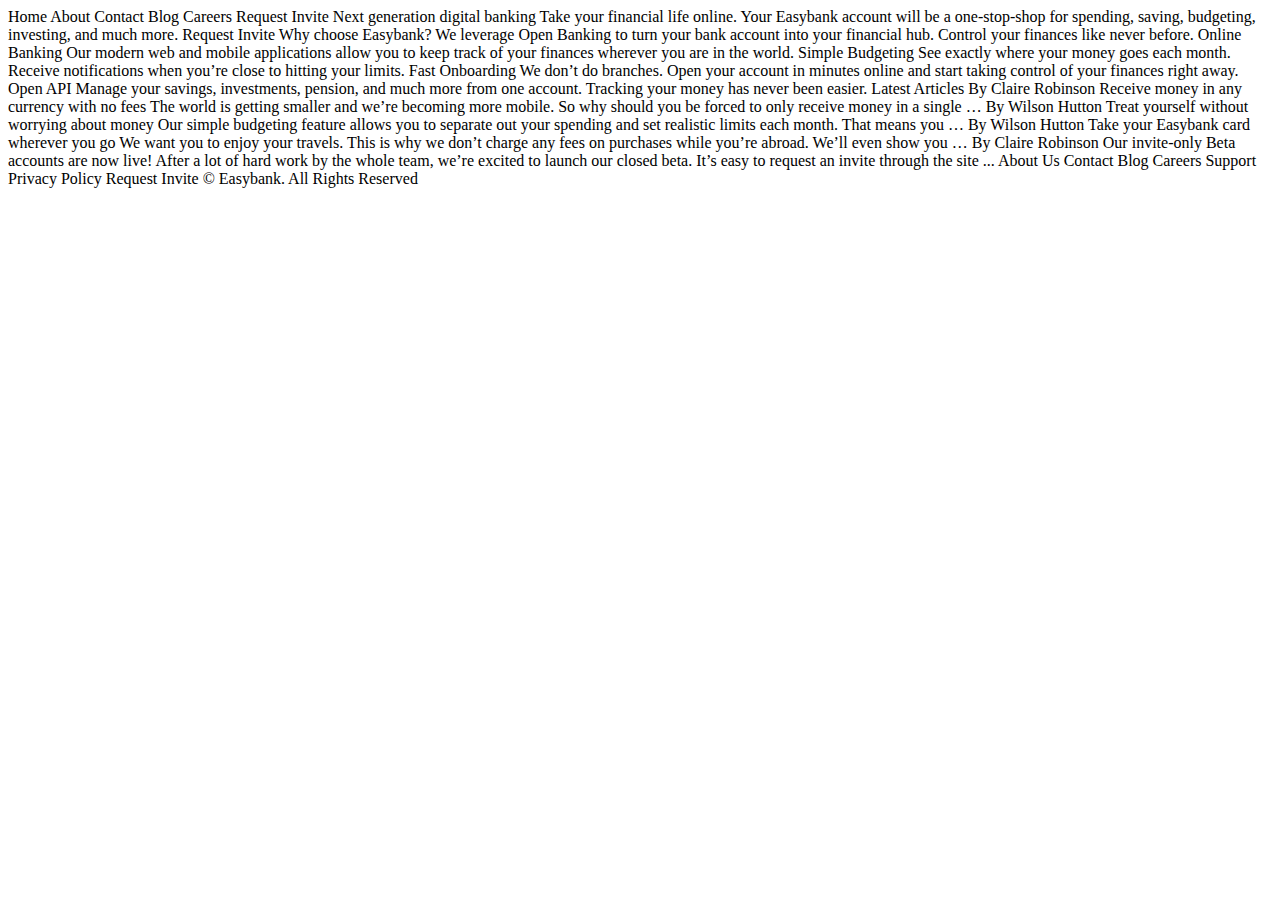
<file: easybank-landing-page/index.html>
<!DOCTYPE html>
<html lang="en">
<head>
  <meta charset="UTF-8">
  <meta name="viewport" content="width=device-width, initial-scale=1.0"> <!-- displays site properly based on user's device -->

  <link rel="icon" type="image/png" sizes="32x32" href="./images/favicon-32x32.png">
  
  <title>Easybank landing page</title>

  <style>
    .attribution { font-size: 11px; text-align: center; }
    .attribution a { color: hsl(228, 45%, 44%); }
  </style>
</head>
<body>

  Home
  About
  Contact
  Blog
  Careers

  Request Invite



  Next generation digital banking

  Take your financial life online. Your Easybank account will be a one-stop-shop 
  for spending, saving, budgeting, investing, and much more.

  Request Invite



  Why choose Easybank?

  We leverage Open Banking to turn your bank account into your financial hub. Control 
  your finances like never before.

  Online Banking
  Our modern web and mobile applications allow you to keep track of your finances 
  wherever you are in the world.

  Simple Budgeting
  See exactly where your money goes each month. Receive notifications when you’re 
  close to hitting your limits.

  Fast Onboarding
  We don’t do branches. Open your account in minutes online and start taking control 
  of your finances right away.

  Open API
  Manage your savings, investments, pension, and much more from one account. Tracking 
  your money has never been easier.

  

  Latest Articles

  By Claire Robinson
  Receive money in any currency with no fees
  The world is getting smaller and we’re becoming more mobile. So why should you be 
  forced to only receive money in a single …

  By Wilson Hutton
  Treat yourself without worrying about money
  Our simple budgeting feature allows you to separate out your spending and set 
  realistic limits each month. That means you …

  By Wilson Hutton
  Take your Easybank card wherever you go
  We want you to enjoy your travels. This is why we don’t charge any fees on purchases 
  while you’re abroad. We’ll even show you …

  By Claire Robinson
  Our invite-only Beta accounts are now live!
  After a lot of hard work by the whole team, we’re excited to launch our closed beta. 
  It’s easy to request an invite through the site ...

  

  About Us
  Contact
  Blog
  Careers
  Support
  Privacy Policy

  Request Invite

  © Easybank. All Rights Reserved
  
</body>
</html>
</file>
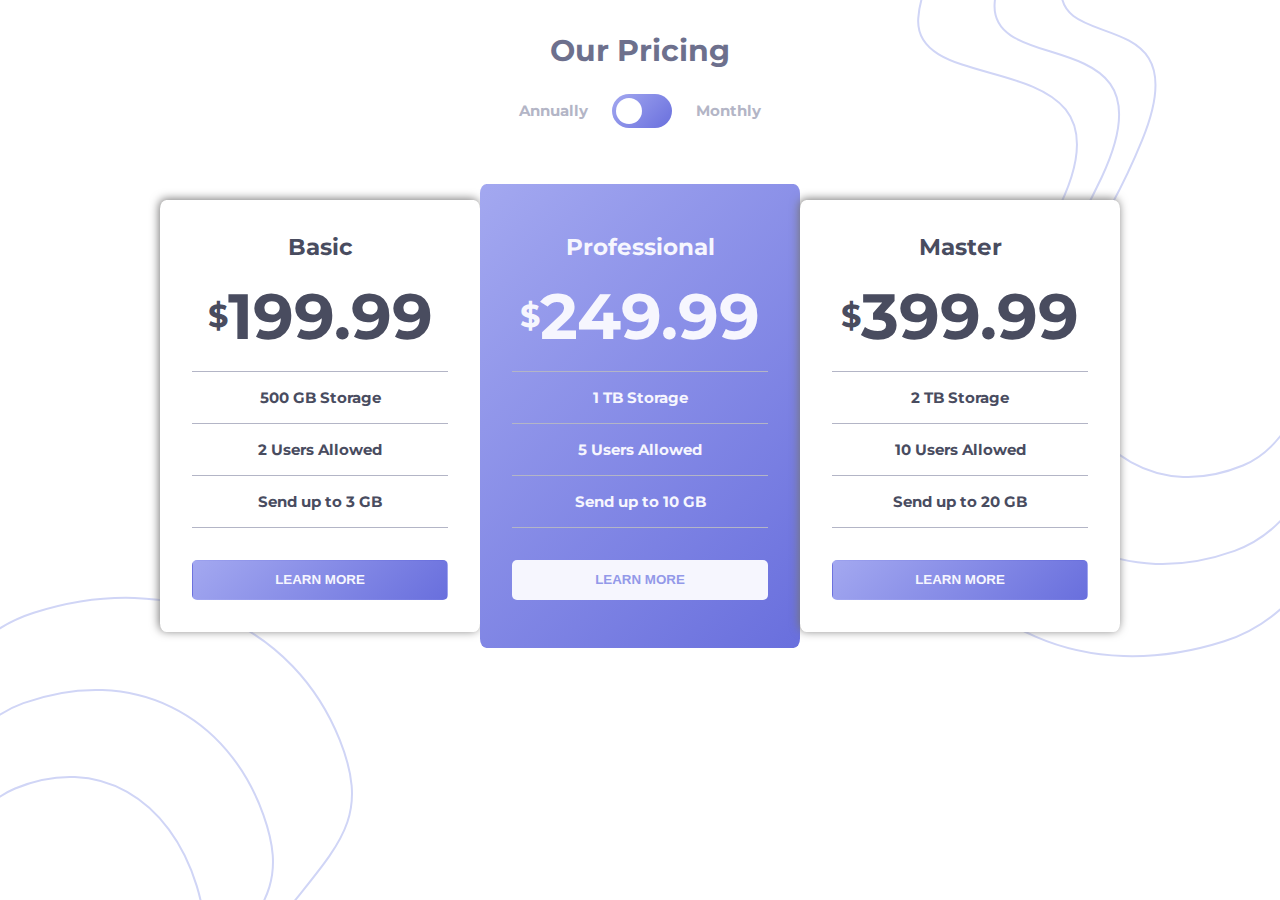
<file: pricing-component/index.html>
<!DOCTYPE html>
<html lang="en">

<head>
  <meta charset="UTF-8">
  <meta name="viewport" content="width=device-width, initial-scale=1.0">
  <!-- displays site properly based on user's device -->

  <link rel="icon" type="image/png" sizes="32x32" href="./images/favicon-32x32.png">

  <title>Pricing Components</title>

  <link rel="stylesheet" href="src/style.css">

</head>

<body>
  <div class="container">
    <header class="container__header">
      <div class=" container__header--title">
        <h1>Our Pricing</h1>
      </div>
      <div class="container__header--switch">
        <span>Annually</span>
        <label class="container__header--switch--btn">
          <input type="checkbox">
          <span class="toggle"></span>
        </label>
        <span>Monthly</span>
      </div>
    </header>

    <main class="container__cards">
      <div class="first-card">
        <h2>Basic</h2>
        <div class="container--price">
          <span>&dollar;</span>
          <span class="price-month hidden">19.99</span>
          <span class="price-year">199.99</span>
        </div>
        <p>500 GB Storage</p>
        <p>2 Users Allowed</p>
        <p class="last-child">Send up to 3 GB</p>
        <button>Learn More</button>
      </div>

      <div class="second-card">
        <h2>Professional</h2>
        <div class="container--price">
          <span>&dollar;</span>
          <span class="price-month hidden">24.99</span>
          <span class="price-year">249.99</span>
        </div>
        <p>1 TB Storage</p>
        <p>5 Users Allowed</p>
        <p class="last-child">Send up to 10 GB</p>
        <button>Learn More</button>
      </div>

      <div class="third-card">
        <h2>Master</h2>
        <div class="container--price">
          <span>&dollar;</span>
          <span class="price-month hidden">39.99</span>
          <span class="price-year">399.99</span>
        </div>
        <p>2 TB Storage</p>
        <p>10 Users Allowed</p>
        <p class="last-child">Send up to 20 GB</p>
        <button>Learn More</button>
      </div>
    </main>
  </div>
  <!-- JS -->
  <script src="src/script.js"></script>
</body>

</html>
</file>
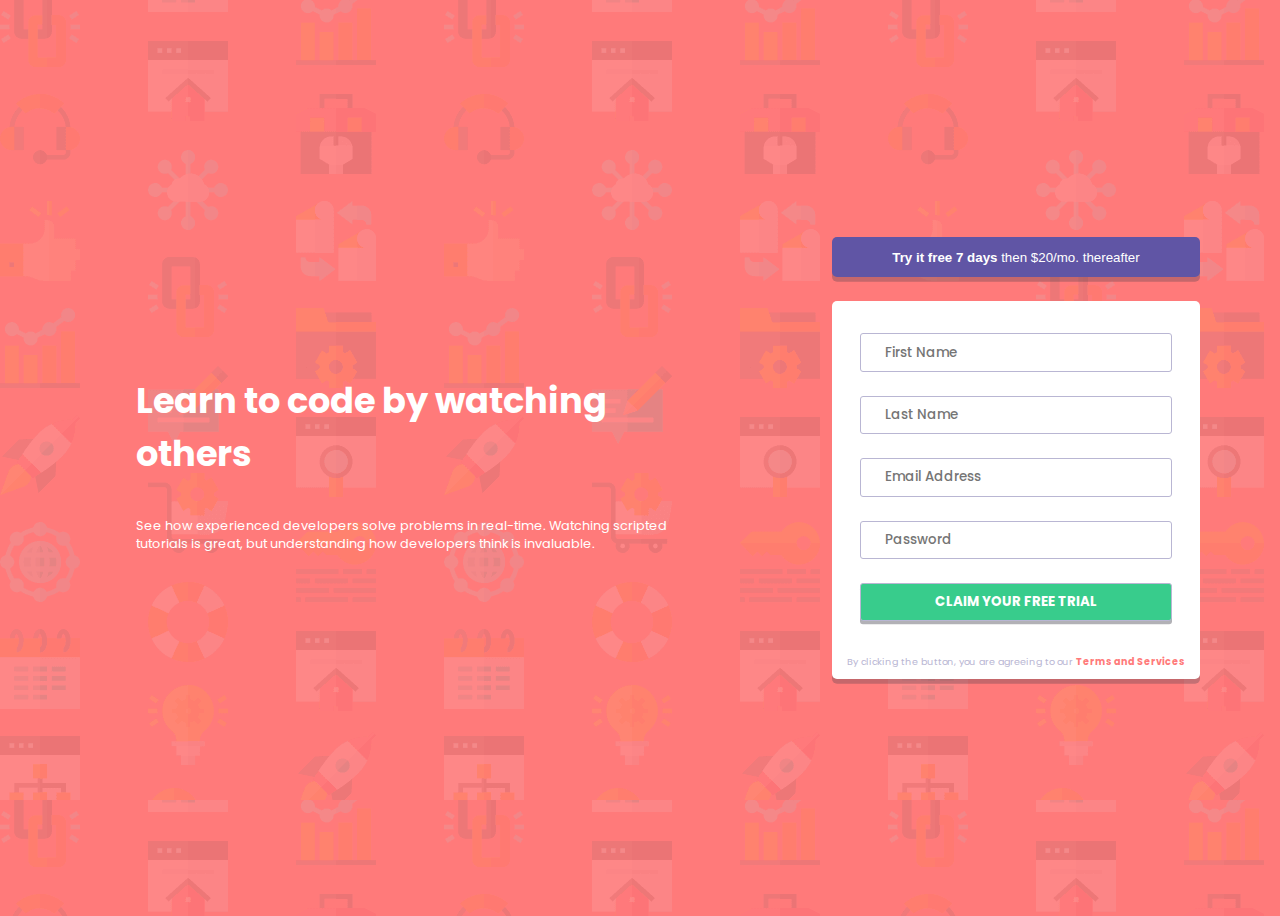
<file: signup-form/index.html>
<!DOCTYPE html>
<html lang="en">

<head>
  <meta charset="UTF-8">
  <meta name="viewport" content="width=device-width, initial-scale=1.0">
  <!-- displays site properly based on user's device -->

  <link rel="icon" type="image/png" sizes="32x32" href="./images/favicon-32x32.png">

  <title>Sign-up Form</title>

  <!-- CSS -->
  <link rel="stylesheet" type="text/css" href="src/style.css">

</head>

<body>
  <main>
    <div class="intro">
      <h1 class="intro__title">Learn to code by watching others</h1>

      <div class="intro__description">
        <p>See how experienced developers solve problems in real-time. Watching scripted tutorials is
          great,
          but understanding how developers think is invaluable.</p>
      </div>
    </div>

    <div class="form">
      <button class="form__btn--header">
        <span>Try it free 7 days</span> then $20/mo. thereafter
      </button>

      <div class="form__container">
        <form action="#">
          <div class="form__group">
            <input type="text" name="first_name" id="first_name" placeholder="First Name">
            <img src="images/icon-error.svg" class="form__error--icon none" id="error--icon_1">
            <span class="form__error--msg none" id="error--msg_1"></span>
          </div>
          <div class="form__group">
            <input type="text" name="last_name" id="last_name" placeholder="Last Name">
            <img src="images/icon-error.svg" class="form__error--icon none" id="error--icon_2">
            <span class="form__error--msg none" id="error--msg_2"></span>
          </div>
          <div class="form__group">
            <input type="email" name="email" id="email" placeholder="Email Address">
            <img src="images/icon-error.svg" class="form__error--icon none" id="error--icon_3">
            <span class="form__error--msg none" id="error--msg_3"></span>
          </div>
          <div class="form__group">
            <input type="password" name="password" id="password" placeholder="Password">
            <img src="images/icon-error.svg" class="form__error--icon none" id="error--icon_4">
            <span class="form__error--msg none" id="error--msg_4"></span>
          </div>
          <div class="form__group">
            <button type="submit" class="form__btn--submit" onclick="submitForm();">Claim your free trial</button>
          </div>
        </form>
        <p class="form__term">
          By clicking the button, you are agreeing to our <span>Terms and Services</span>
        </p>
      </div>
    </div>

    <!-- JS -->
    <script src="src/script.js"></script>
  </main>
</body>

</html>
</file>
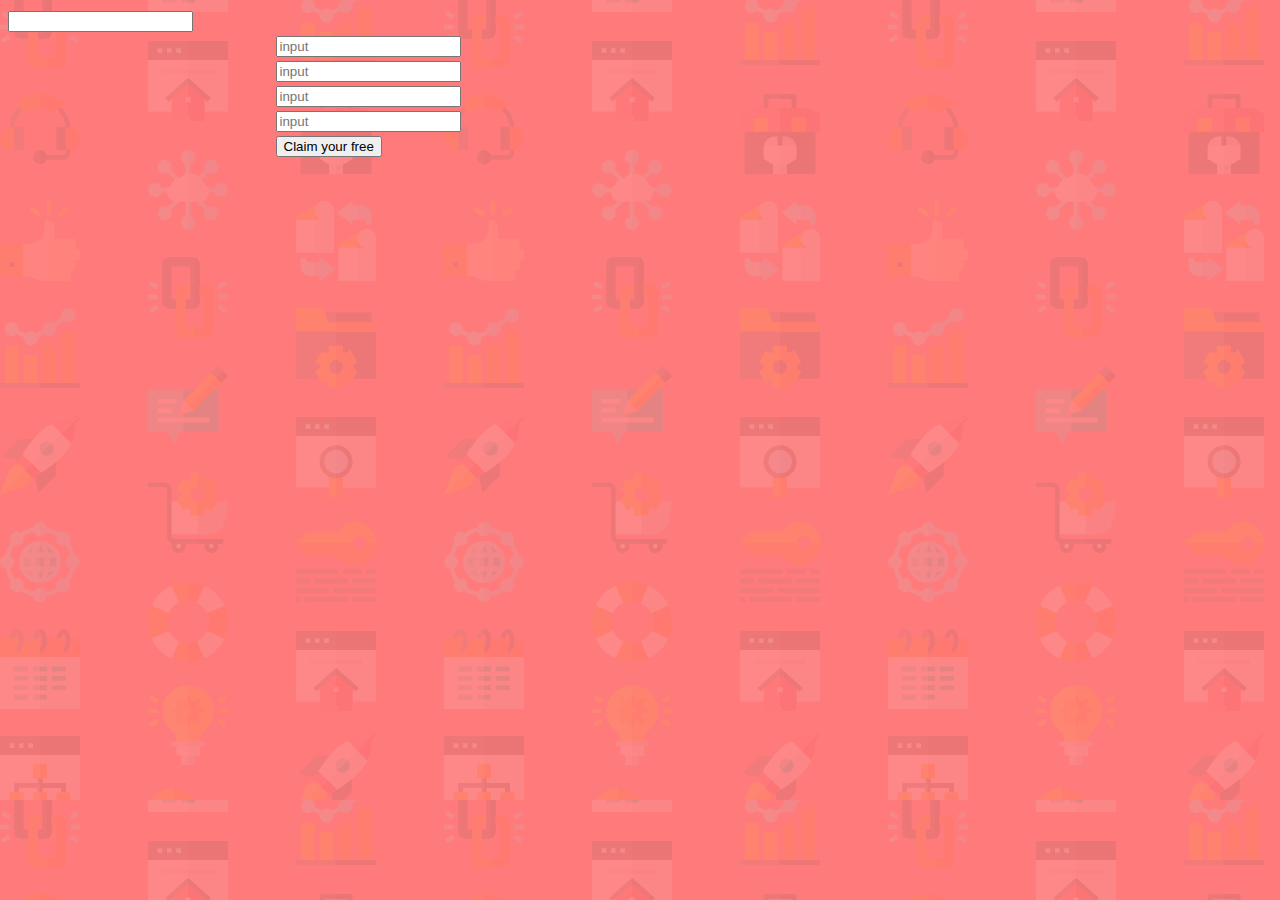
<file: signup-form/input.html>
<!DOCTYPE html>
<html lang="en">

<head>
    <meta charset="UTF-8">
    <meta name="viewport" content="width=device-width, initial-scale=1.0">
    <title>Document</title>
    <link rel="stylesheet" href="src/style.css">
</head>

<body>
    <div class="btn-large">
        <input type="text" name="" id="">
    </div>

    <div class="form">
        <form action="">
            <div class="form__input">
                <input type="text" name="" id="" placeholder="input">
            </div>
            <div class="form__input">
                <input type="text" name="" id="" placeholder="input">
            </div>
            <div class="form__input">
                <input type="text" name="" id="" placeholder="input">
            </div>
            <div class="form__input">
                <input type="text" name="" id="" placeholder="input">
            </div>
            <div class="form__input">
                <button>Claim your free</button>
            </div>

        </form>
    </div>
</body>

</html>
</file>
<file: pricing-component/src/style.css>
@import url("https://fonts.googleapis.com/css2?family=Montserrat:wght@700&display=swap");
.container__cards .first-card,
.container__cards .third-card, .container__cards .second-card {
  display: -webkit-box;
  display: -ms-flexbox;
  display: flex;
  -webkit-box-pack: center;
      -ms-flex-pack: center;
          justify-content: center;
  -webkit-box-orient: vertical;
  -webkit-box-direction: normal;
      -ms-flex-direction: column;
          flex-direction: column;
  text-align: center;
  border-radius: 2%;
  padding: 1rem 2rem;
  height: 27rem;
  width: 33%;
  max-width: 20rem;
}

.container__cards .first-card button,
.container__cards .third-card button, .container__cards .second-card button {
  cursor: pointer;
  text-transform: uppercase;
  width: 100%;
  height: 2.5rem;
  border-radius: 5px;
  margin-top: 2rem;
  font-weight: inherit;
}

* {
  margin: 0;
  padding: 0;
  -webkit-box-sizing: border-box;
          box-sizing: border-box;
  max-width: 1440px;
}

body {
  font-family: "Montserrat", sans-serif;
  font-weight: 700;
  font-size: 15px;
  height: 100%;
}

.container {
  min-height: 100vh;
  width: 100vw;
  background-image: url("../images/bg-top.svg"), url("../images/bg-bottom.svg");
  background-repeat: no-repeat;
  background-position: right top, left bottom;
  position: relative;
  padding-bottom: 2.7rem;
}

.container__header {
  display: -webkit-box;
  display: -ms-flexbox;
  display: flex;
  -webkit-box-pack: center;
      -ms-flex-pack: center;
          justify-content: center;
  -webkit-box-align: center;
      -ms-flex-align: center;
          align-items: center;
  -webkit-box-orient: vertical;
  -webkit-box-direction: normal;
      -ms-flex-direction: column;
          flex-direction: column;
  padding: 2rem;
}

.container__header--title h1 {
  color: #6d708d;
}

.container__header--switch {
  display: -webkit-box;
  display: -ms-flexbox;
  display: flex;
  -webkit-box-pack: center;
      -ms-flex-pack: center;
          justify-content: center;
  -webkit-box-align: center;
      -ms-flex-align: center;
          align-items: center;
  padding: 1rem 0.5rem;
}

.container__header--switch span {
  color: #b3b5c6;
  padding: 1rem 1.5rem;
}

.container__header--switch--btn {
  position: relative;
  width: 60px;
  height: 34px;
}

.container__header--switch--btn input {
  opacity: 0;
  width: 0;
  height: 0;
}

.container__header--switch--btn .toggle {
  position: absolute;
  cursor: pointer;
  top: 0;
  left: 0;
  right: 0;
  bottom: 0;
  background: linear-gradient(135deg, #a3a8f0, #696fdd);
  -webkit-transition: 0.4s;
  transition: 0.4s;
  border-radius: 34px;
}

.container__header--switch--btn .toggle:before {
  position: absolute;
  content: "";
  height: 26px;
  width: 26px;
  left: 4px;
  bottom: 4px;
  background-color: white;
  -webkit-transition: .4s;
  transition: .4s;
  border-radius: 50%;
}

.container__header--switch--btn input:focus + .toggle {
  -webkit-box-shadow: 0 0 1px #2196F3;
          box-shadow: 0 0 1px #2196F3;
}

.container__header--switch--btn input:checked + .toggle:before {
  -webkit-transform: translateX(26px);
  transform: translateX(26px);
}

.container__cards {
  display: -webkit-box;
  display: -ms-flexbox;
  display: flex;
  -webkit-box-pack: center;
      -ms-flex-pack: center;
          justify-content: center;
  -webkit-box-align: center;
      -ms-flex-align: center;
          align-items: center;
}

.container__cards .container--price {
  display: -webkit-box;
  display: -ms-flexbox;
  display: flex;
  -webkit-box-pack: center;
      -ms-flex-pack: center;
          justify-content: center;
  -webkit-box-align: center;
      -ms-flex-align: center;
          align-items: center;
}

.container__cards .container--price span {
  font-size: 2rem;
  margin: 1rem 0 1rem 0;
}

.container__cards .container--price .price-month,
.container__cards .container--price .price-year {
  font-size: 4rem;
}

.container__cards .container--price .hidden {
  display: none;
}

.container__cards p {
  border-top: 1px solid #b3b5c6;
  padding: 1rem 0;
}

.container__cards .last-child {
  border-bottom: 1px solid #b3b5c6;
}

.container__cards .first-card,
.container__cards .third-card {
  background: #fff;
  color: #494c5f;
  -webkit-box-shadow: -1px -1px 10px #777676;
          box-shadow: -1px -1px 10px #777676;
}

.container__cards .first-card button,
.container__cards .third-card button {
  background: linear-gradient(135deg, #a3a8f0, #696fdd);
  color: #f6f6fe;
  border: 1px solid transparent;
}

.container__cards .first-card button:hover,
.container__cards .third-card button:hover {
  background: #f6f6fe;
  color: #9399e9;
  border: 1px solid #9399e9;
}

.container__cards .second-card {
  background: linear-gradient(135deg, #a3a8f0, #696fdd);
  color: #f6f6fe;
  height: 29rem;
}

.container__cards .second-card button {
  background: #f6f6fe;
  color: #9399e9;
  border: 1px solid transparent;
}

.container__cards .second-card button:hover {
  background: transparent;
  color: #f6f6fe;
  border: 1px solid #f6f6fe;
}

@media only screen and (max-width: 768px) {
  .container__cards {
    -webkit-box-orient: vertical;
    -webkit-box-direction: normal;
        -ms-flex-direction: column;
            flex-direction: column;
    -webkit-box-pack: justify;
        -ms-flex-pack: justify;
            justify-content: space-between;
  }
  .container__cards .first-card,
  .container__cards .second-card,
  .container__cards .third-card {
    width: 27rem;
    margin: 1rem;
  }
}
/*# sourceMappingURL=style.css.map */
</file>
<file: signup-form/src/style.css>
@import url("https://fonts.googleapis.com/css2?family=Poppins:wght@400;500;600;700&display=swap");
.form__btn--header, .form__container {
  border-radius: 5px;
  width: 23rem;
  min-width: 7rem;
  border: none;
  -webkit-box-shadow: 0 0.3rem rgba(62, 60, 73, 0.3);
          box-shadow: 0 0.3rem rgba(62, 60, 73, 0.3);
}

.form__group input, .form__btn--submit {
  border-radius: 3px;
  width: 100%;
  height: 2.4rem;
  margin-bottom: 1rem;
  padding: 0.5rem 1rem;
  position: relative;
  outline: none;
  font-family: inherit;
  border: 1px solid #b9b6d3;
}

* {
  -webkit-box-sizing: border-box;
          box-sizing: border-box;
  max-width: 1440px;
}

body {
  font-family: Poppins, sans-serif;
  background-color: #ff7a7a;
  background-image: url("../images/bg-intro-desktop.png");
}

main {
  display: -webkit-box;
  display: -ms-flexbox;
  display: flex;
  -webkit-box-orient: horizontal;
  -webkit-box-direction: normal;
      -ms-flex-direction: row;
          flex-direction: row;
  -webkit-box-pack: center;
      -ms-flex-pack: center;
          justify-content: center;
  -webkit-box-align: center;
      -ms-flex-align: center;
          align-items: center;
  position: relative;
  min-height: 100vh;
  width: 100vw;
}

.none {
  display: none;
}

.intro {
  display: -webkit-box;
  display: -ms-flexbox;
  display: flex;
  -webkit-box-orient: vertical;
  -webkit-box-direction: normal;
      -ms-flex-direction: column;
          flex-direction: column;
  -webkit-box-pack: center;
      -ms-flex-pack: center;
          justify-content: center;
  -webkit-box-align: center;
      -ms-flex-align: center;
          align-items: center;
  color: white;
  margin: auto 3rem;
  max-width: 720px;
}

.intro__title, .intro__description {
  width: 80%;
}

.intro__title {
  font-size: 2.2rem;
}

.intro__description {
  font-size: 0.8rem;
}

.form {
  display: -webkit-box;
  display: -ms-flexbox;
  display: flex;
  -webkit-box-orient: vertical;
  -webkit-box-direction: normal;
      -ms-flex-direction: column;
          flex-direction: column;
  -webkit-box-pack: center;
      -ms-flex-pack: center;
          justify-content: center;
  -webkit-box-align: center;
      -ms-flex-align: center;
          align-items: center;
  margin-right: 5rem;
  max-width: 720px;
}

.form__btn--header {
  background-color: #6055a5;
  color: white;
  margin-bottom: 1.5rem;
  padding: 0 2rem;
  height: 2.5rem;
}

.form__btn--header span {
  font-weight: bold;
}

.form__container {
  background-color: white;
  min-height: 22rem;
}

.form__container form {
  display: -webkit-box;
  display: -ms-flexbox;
  display: flex;
  -webkit-box-orient: vertical;
  -webkit-box-direction: normal;
      -ms-flex-direction: column;
          flex-direction: column;
  -webkit-box-pack: center;
      -ms-flex-pack: center;
          justify-content: center;
  -webkit-box-align: center;
      -ms-flex-align: center;
          align-items: center;
  text-align: center;
}

.form__container form:first-child {
  margin-top: 2rem;
}

.form__group {
  position: relative;
  width: 85%;
  margin-bottom: 0.5rem;
}

.form__group input {
  display: block;
  font-weight: 500;
  display: block;
  width: 100%;
  text-indent: 0.5rem;
  color: #3e3c49;
}

.form__group input:focus {
  border: 1px solid #3e3c49;
}

.form__btn--submit {
  text-align: center;
  text-transform: uppercase;
  font-weight: bold;
  color: white;
  background-color: #38cc8c;
  -webkit-box-shadow: 0 0.2rem rgba(62, 60, 73, 0.4);
          box-shadow: 0 0.2rem rgba(62, 60, 73, 0.4);
}

.form__btn--submit:hover {
  cursor: pointer;
  background-color: rgba(56, 204, 140, 0.8);
  -webkit-box-shadow: 0 0.2rem #38cc8c;
          box-shadow: 0 0.2rem #38cc8c;
}

.form__term {
  font-size: 0.6rem;
  text-align: center;
  color: #b9b6d3;
}

.form__term span {
  font-weight: bold;
  color: #ff7a7a;
}

.form__error--icon {
  position: absolute;
  top: 33%;
  right: 5%;
  -webkit-transform: translateY(-50%);
          transform: translateY(-50%);
}

.form__error--msg {
  position: relative;
  margin-top: -0.9rem;
  font-size: 0.6rem;
  font-style: italic;
  color: #ff7a7a;
  text-align: right;
}

@media screen and (max-width: 768px) {
  main {
    display: -webkit-box;
    display: -ms-flexbox;
    display: flex;
    -webkit-box-orient: vertical;
    -webkit-box-direction: normal;
        -ms-flex-direction: column;
            flex-direction: column;
  }
  body {
    background-image: url("../images/bg-intro-mobile.png");
  }
  .intro {
    max-width: 80%;
    text-align: center;
  }
  .form {
    margin: auto;
  }
}
/*# sourceMappingURL=style.css.map */
</file>
